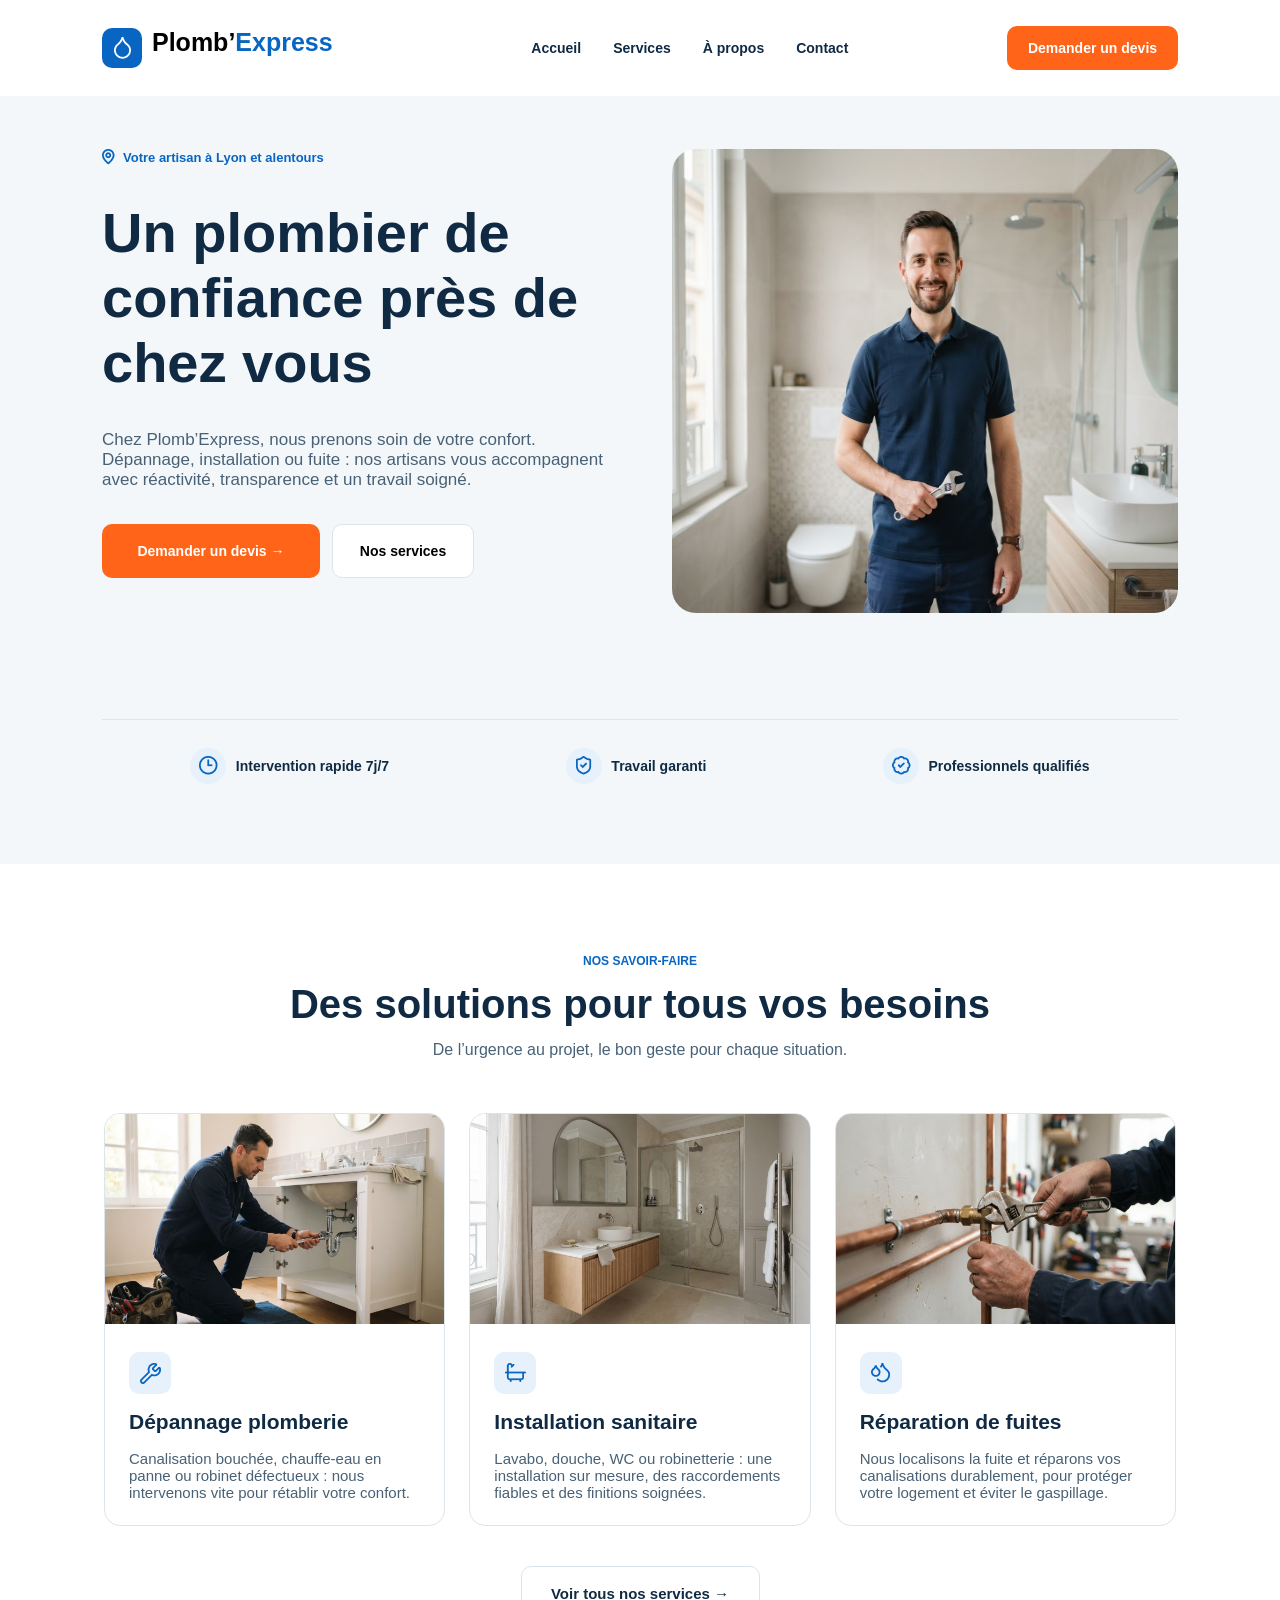
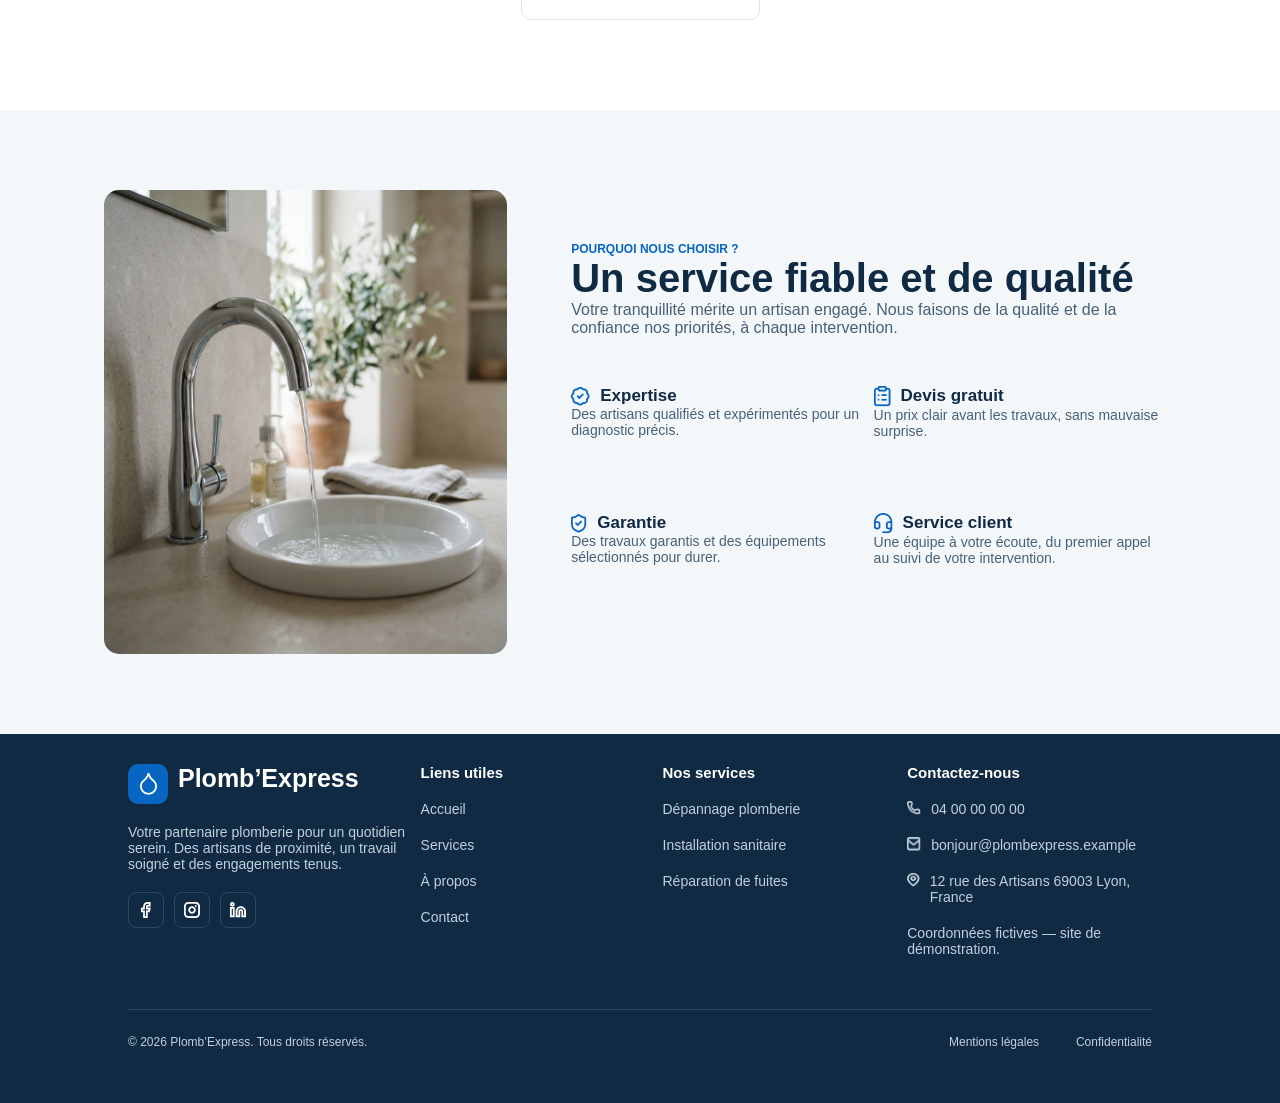
<file: index.html>
<!DOCTYPE html>
<html lang="fr">

<head>
    <title>Plomb Express</title>
    <meta name="viewport" content="width=device-width,initial-scale = 1.0">
    <link rel="stylesheet" href="./style/accueil/style.css">
    <link rel="stylesheet" href="./style/accueil/mobile.css">
</head>

<body>
    <header>
        <nav>
            <div class="logo">
                <div class="NavVector"><img src="./assests/images/Vector.png" alt="icon"></div>
                <p class="logoTitle">Plomb’<span>Express</span></p>
            </div>
            <div class="burger">
                <img src="./assests/images/burger.png" alt="icon" />
            </div>
            <ul>
                <li><a href="">Accueil</a></li>
                <li><a href="">Services</a></li>
                <li><a href="">À propos</a></li>
                <li><a href="">Contact</a></li>
            </ul>
            <div class="NavBtn"><a href="">Demander un devis</a></div>
        </nav>
        <section class="hero">
            <div class="HeroBox">
                <div class="HeroOchild">
                    <div class="location">
                        <img src="./assests/images/Vector1.png" alt="icon">
                        <p class="">Votre artisan à Lyon et alentours</p>
                    </div>
                    <h1>
                        Un plombier de confiance près de chez vous
                    </h1>
                    <p class="HeroText">Chez Plomb’Express, nous prenons soin de votre confort. Dépannage, installation
                        ou
                        fuite : nos
                        artisans vous accompagnent avec réactivité, transparence et un travail soigné.</p>
                    <div class="boxButtons">
                        <button type="button" class="HeroBtn">Demander un devis →</button>
                        <button type="button" class="HeroBtn2">Nos services</button>
                    </div>
                </div>
                <div class="HeroYchild">
                    <img src="./assests/images/7e2c79a2a7c49daba88808d9d7de457493a4a0a8.jpg" alt="plomber">
                </div>
            </div>
            <div class="HeroBox2">
                <div class="HeroBoxChild">
                    <div class="HeroInfo">
                        <img src="./assests/images/Vector2.png" alt="icon">
                    </div>
                    <p>Intervention rapide 7j/7</p>
                </div>
                <div class="HeroBoxChild">
                    <div class="HeroInfo">
                        <img src="./assests/images/Vector3.png" alt="icon">
                    </div>
                    <p>Travail garanti</p>
                </div>
                <div class="HeroBoxChild">
                    <div class="HeroInfo">
                        <img src="./assests/images/Vector4.png" alt="icon">
                    </div>
                    <p>Professionnels qualifiés</p>
                </div>
            </div>
        </section>
    </header>
    <main>
        <section class="services">
            <div class="ServTitles">
                <p class="first">NOS SAVOIR-FAIRE</p>
                <h2>Des solutions pour tous vos besoins</h2>
                <p class="second">De l’urgence au projet, le bon geste pour chaque situation.</p>
            </div>
            <div class="ServBlocks">
                <div class="ServBlocksChild">
                    <img src="./assests/images/208336356d0ea6be96190171f6d36874921186b4.jpg" alt="worker"
                        class="workerimg">
                    <div class="Bchild">
                        <div class="imgbox"><img src="./assests/images/Vector5.png"></div>
                        <p class="ServBlocks1">Dépannage plomberie</p>
                        <p class="ServBlocks2">Canalisation bouchée, chauffe-eau en panne ou robinet défectueux : nous
                            intervenons vite pour
                            rétablir votre confort.</p>
                    </div>
                </div>
                <div class="ServBlocksChild">
                    <img src="./assests/images/83fd47427aa6f7b48dfcc7c52285de6cb8e96c83.jpg" alt="worker"
                        class="workerimg">
                    <div class="Bchild">
                        <div class="imgbox"><img src="./assests/images/Vector6.png"></div>
                        <p class="ServBlocks1">Installation sanitaire</p>
                        <p class="ServBlocks2">Lavabo, douche, WC ou robinetterie : une installation sur mesure, des
                            raccordements fiables et des finitions soignées.</p>
                    </div>
                </div>
                <div class="ServBlocksChild">
                    <img src="./assests/images/484419bfb0743761cef20bf4534ca68ae18fc8a9.jpg" alt="worker"
                        class="workerimg">
                    <div class="Bchild">
                        <div class="imgbox"><img src="./assests/images/Vector7.png"></div>
                        <p class="ServBlocks1">Réparation de fuites</p>
                        <p class="ServBlocks2">Nous localisons la fuite et réparons vos canalisations durablement, pour
                            protéger votre logement et éviter le gaspillage.</p>
                    </div>
                </div>
            </div>
            <button type="button">Voir tous nos services &#x2192;</button>
        </section>
        <section class="whyus">
            <div class="mobile_text">
                <p class="first">POURQUOI NOUS CHOISIR ?</p>
                <h2>Un service fiable et de qualité</h2>
                <p class="second">Votre tranquillité mérite un artisan engagé. Nous faisons de la qualité et de la<br>
                    confiance
                    nos
                    priorités, à chaque intervention.</p>
            </div>
            <div class="W_img">
                <img src="./assests/images/f5d4f4d80e6d106d7fb8f7ddaa986b1cb927e9a5.jpg" alt="tap">
            </div>
            <div class="W_text">
                <div class="desk_text">
                    <p class="first">POURQUOI NOUS CHOISIR ?</p>
                    <h2>Un service fiable et de qualité</h2>
                    <p class="second">Votre tranquillité mérite un artisan engagé. Nous faisons de la qualité et de
                        la<br>
                        confiance
                        nos
                        priorités, à chaque intervention.</p>
                </div>
                <div class="container">
                    <div class="con_child">
                        <div class="con_box">
                            <img src="./assests/images/Vector4.png" alt="icon">
                            <p class="container_text1">Expertise</p>
                        </div>
                        <p class="container_text2">Des artisans qualifiés et expérimentés pour un<br>diagnostic précis.
                        </p>
                    </div>
                    <div class="con_child">
                        <div class="con_box">
                            <img src="./assests/images/Vector8.png" alt="icon">
                            <p class="container_text1">Devis gratuit</p>
                        </div>
                        <p class="container_text2">Un prix clair avant les travaux, sans mauvaise<br>surprise.</p>
                    </div>
                    <div class="con_child">
                        <div class="con_box">
                            <img src="./assests/images/Vector3.png" alt="icon">
                            <p class="container_text1">Garantie</p>
                        </div>
                        <p class="container_text2">Des travaux garantis et des équipements<br>sélectionnés pour durer.
                        </p>
                    </div>
                    <div class="con_child">
                        <div class="con_box">
                            <img src="./assests/images/Vector9.png" alt="icon">
                            <p class="container_text1">Service client</p>
                        </div>
                        <p class="container_text2">Une équipe à votre écoute, du premier appel<br>au suivi de votre
                            intervention.</p>
                    </div>
                </div>
            </div>
        </section>
    </main>
    <footer>
        <div class="footerChild">
            <div class="section1">
                <div class="logo">
                    <div class="NavVector"><img src="./assests/images/Vector.png" alt="icon"></div>
                    <p class="logoTitle" style="color: white;">Plomb’Express</p>
                </div>
                <p class="section1text">Votre partenaire plomberie pour un quotidien serein. Des artisans de proximité,
                    un travail soigné et
                    des engagements tenus.</p>
                <div class="holder">
                    <a href="" class="socialmedia"><img src="./assests/images/facebook.png" alt="facebook"></a>
                    <a href="" class="socialmedia"><img src="./assests/images/instagram.png" alt="instagram"></a>
                    <a href="" class="socialmedia"><img src="./assests/images/link.png" alt="linkdeen"></a>
                </div>
            </div>
            <div class="section2">
                <p style="font-weight: 700; font-size: 15px; color: #FFFFFF;">Liens utiles</p>
                <a href="">Accueil</a>
                <a href="">Services</a>
                <a href="">À propos</a>
                <a href="">Contact</a>
            </div>
            <div class="section3">
                <p style="font-weight: 700; font-size: 15px; color: #FFFFFF;">Nos services</p>
                <a href="">Dépannage plomberie</a>
                <a href="">Installation sanitaire</a>
                <a href="">Réparation de fuites</a>
            </div>
            <div class="section4">
                <p style="font-weight: 700; font-size: 15px; color: #FFFFFF;">Contactez-nous</p>
                <div style="display: flex; gap: 10px;">
                    <img src="./assests/images/phone.png" alt="icon" class="icon">
                    <a href="">04 00 00 00 00</a>
                </div>
                <div style="display: flex; gap: 10px;">
                    <img src="./assests/images/email.png" alt="icon" class="icon">
                    <a href="">bonjour@plombexpress.example</a>
                </div>
                <div style="display: flex; gap: 10px;">
                    <img src="./assests/images/location.png" alt="icon" class="icon">
                    <a href="">12 rue des Artisans
                        69003 Lyon, France</a>
                </div>
                <p style="font-weight: 400; font-size: 14px; color: #C2D0DD;">Coordonnées fictives — site de
                    démonstration.</p>
            </div>
        </div>
        <div class="LastDiv">
            <p>© 2026 Plomb’Express. Tous droits réservés.</p>
            <div>
                <p>Mentions légales</p>
                <p>Confidentialité</p>
            </div>
        </div>
    </footer>
</body>

</html>
</file>
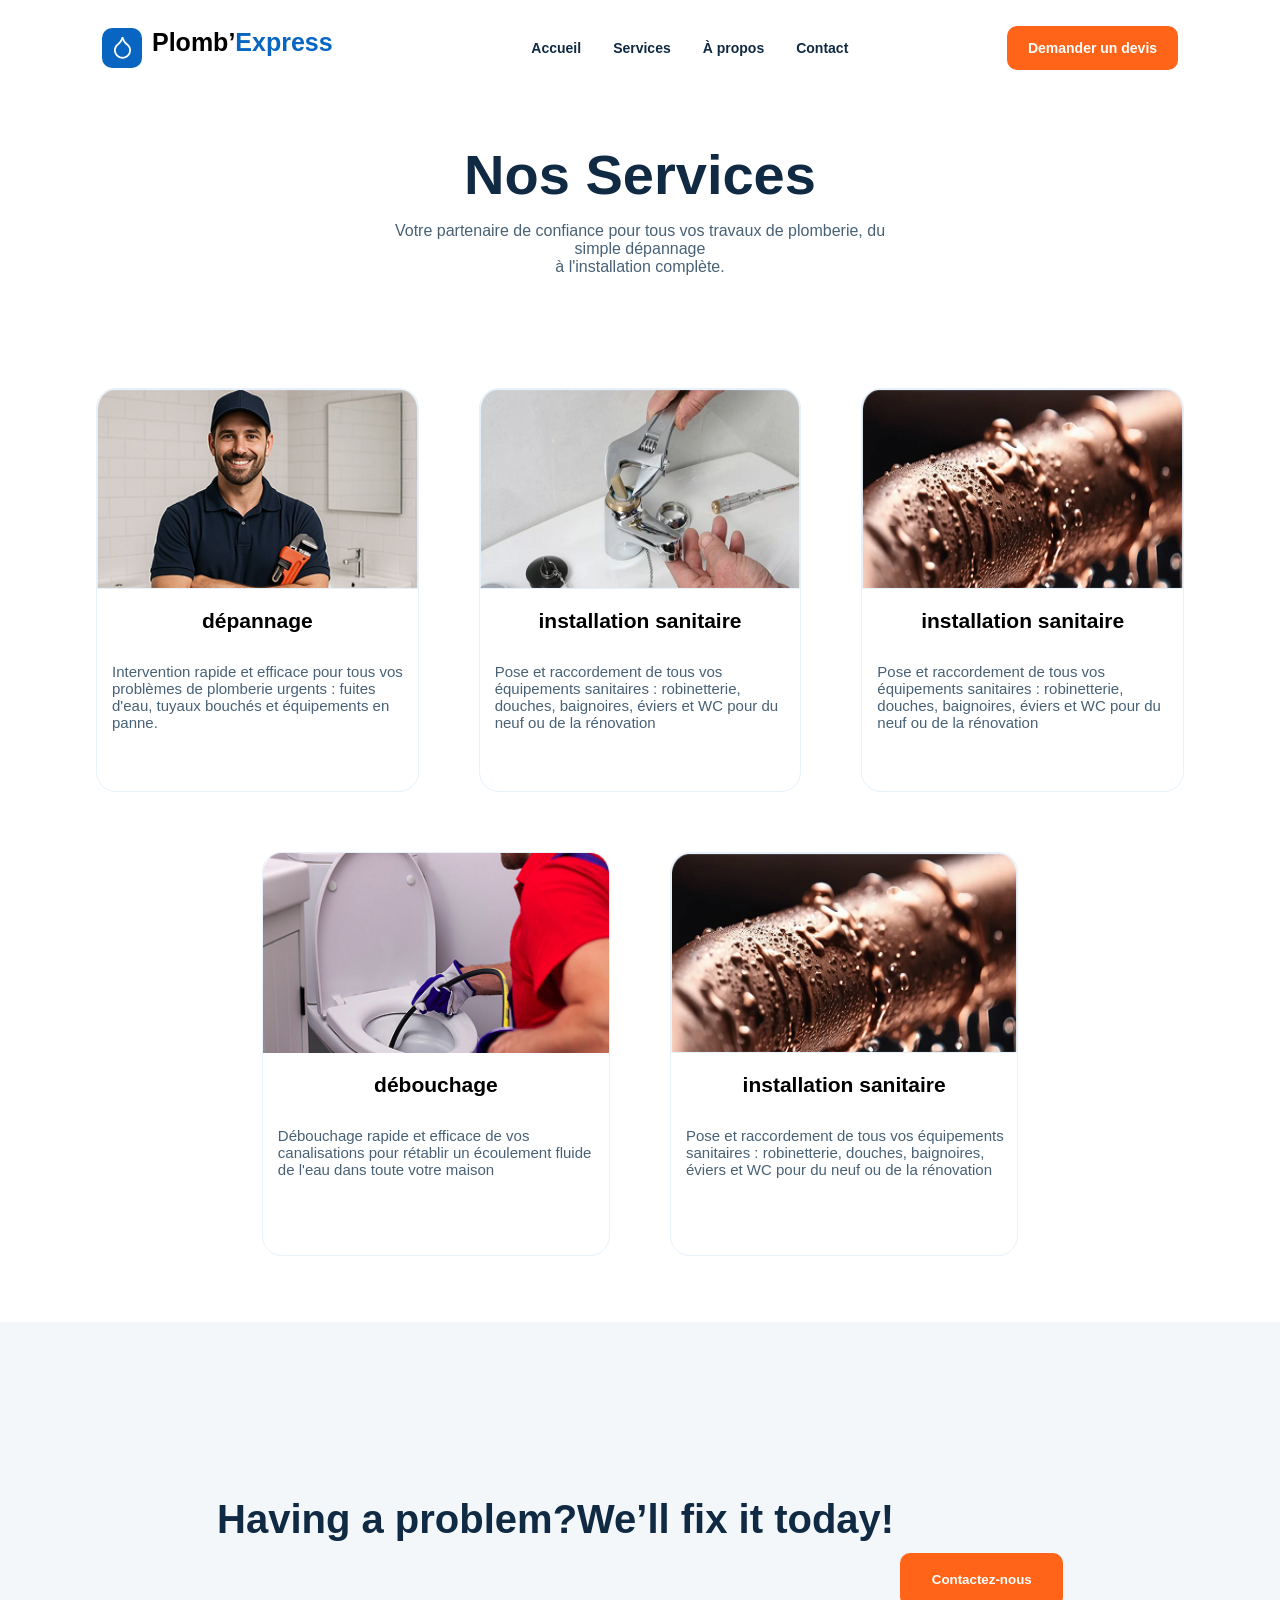
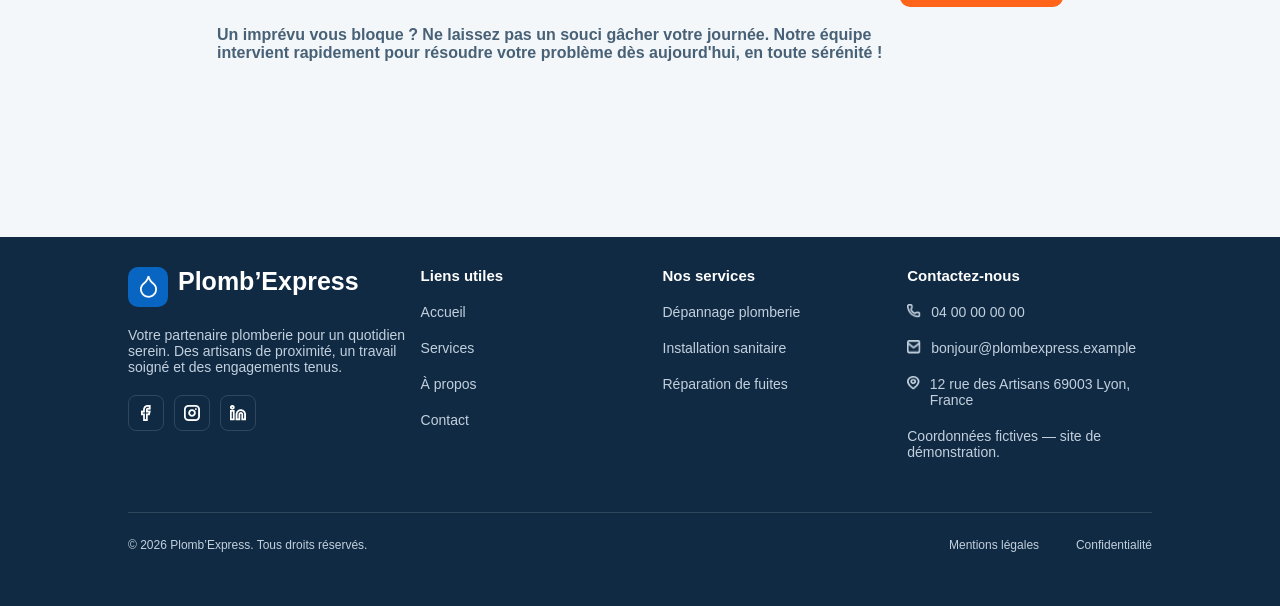
<file: services.html>
<!DOCTYPE html>
<html lang="fr">

<head>
    <title>service page</title>
    <link rel="stylesheet" href="/style/services/style.css">
    <link rel="stylesheet" href="/style/services/mobile.css">
    <meta name="viewport" content="width=device-width,initial-scale=1.0">
</head>

<body>
    <header>
        <nav>
            <div class="logo">
                <div class="NavVector"><img src="./assests/images/Vector.png" alt="icon"></div>
                <p class="logoTitle">Plomb’<span>Express</span></p>
            </div>
            <div class="burger">
                <img src="./assests/images/burger.png" alt="icon" />
            </div>
            <ul>
                <li><a href="">Accueil</a></li>
                <li><a href="">Services</a></li>
                <li><a href="">À propos</a></li>
                <li><a href="">Contact</a></li>
            </ul>
            <div class="NavBtn"><a href="">Demander un devis</a></div>
        </nav>
    </header>
    <main>
        <section class="title">
            <div>
                <h1>Nos Services</h1>
                <p class="text">Votre partenaire de confiance pour tous vos travaux de plomberie, du simple
                    dépannage<br>à
                    l'installation complète.</p>
            </div>
        </section>
        <section class="service">
            <div class="servicechild">
                <div class="box1">
                    <div class="child">
                        <img src="./assests/images/services/Plumber Wollert 1.png" alt="worker">
                        <div>
                            <p class="cardTitle">dépannage</p>
                            <p class="cardParagh">Intervention rapide et efficace pour tous vos problèmes de plomberie
                                urgents :
                                fuites d'eau, tuyaux bouchés et équipements en panne.</p>
                        </div>
                    </div>
                    <div class="child">
                        <img src="/assests/images/services/plomberie-1024x702 1.png" alt="fixing">
                        <div>
                            <p class="cardTitle">installation sanitaire</p>
                            <p class="cardParagh">Pose et raccordement de tous vos équipements sanitaires :
                                robinetterie,
                                douches, baignoires, éviers et WC pour du neuf ou de la rénovation</p>
                        </div>
                    </div>
                    <div class="child">
                        <img src="/assests/images/services/tuyau_cuivre_avec_fuite_4738290 1.png" alt="fixing">
                        <div>
                            <p class="cardTitle">installation sanitaire</p>
                            <p class="cardParagh">Pose et raccordement de tous vos équipements sanitaires :
                                robinetterie,
                                douches, baignoires, éviers et WC pour du neuf ou de la rénovation</p>
                        </div>
                    </div>
                </div>
                <div class="box2">
                    <div class="child">
                        <img src="/assests/images/services/debouchage-general-Accueil-Debouchage-de-drains 1.png"
                            alt="fixing">
                        <div>
                            <p class="cardTitle">débouchage</p>
                            <p class="cardParagh">Débouchage rapide et efficace de vos canalisations pour rétablir un
                                écoulement fluide de l'eau dans toute votre maison</p>
                        </div>
                    </div>
                    <div class="child">
                        <img src="/assests/images/services/tuyau_cuivre_avec_fuite_4738290 1.png" alt="fixing">
                        <div>
                            <p class="cardTitle">installation sanitaire</p>
                            <p class="cardParagh">Pose et raccordement de tous vos équipements sanitaires :
                                robinetterie,
                                douches, baignoires, éviers et WC pour du neuf ou de la rénovation</p>
                        </div>
                    </div>
                </div>
            </div>
        </section>
        <section class="contact">
            <div class="contchild">
                <div class="contactDiv">
                    <h2>Having a problem?We’ll fix it today!</h2>
                    <p>Un imprévu vous bloque ? Ne laissez pas un souci gâcher votre journée. Notre équipe
                        intervient
                        rapidement pour résoudre votre problème dès aujourd'hui, en toute sérénité !</p>
                </div>
                <button type="button">Contactez-nous</button>
            </div>
        </section>
    </main>
    <footer>
        <div class="footerChild">
            <div class="section1">
                <div class="logo">
                    <div class="NavVector"><img src="./assests/images/Vector.png" alt="icon"></div>
                    <p class="logoTitle" style="color: white;">Plomb’Express</p>
                </div>
                <p class="section1text">Votre partenaire plomberie pour un quotidien serein. Des artisans de proximité,
                    un travail soigné et
                    des engagements tenus.</p>
                <div class="holder">
                    <a href="" class="socialmedia"><img src="./assests/images/facebook.png" alt="facebook"></a>
                    <a href="" class="socialmedia"><img src="./assests/images/instagram.png" alt="instagram"></a>
                    <a href="" class="socialmedia"><img src="./assests/images/link.png" alt="linkdeen"></a>
                </div>
            </div>
            <div class="section2">
                <p style="font-weight: 700; font-size: 15px; color: #FFFFFF;">Liens utiles</p>
                <a href="">Accueil</a>
                <a href="">Services</a>
                <a href="">À propos</a>
                <a href="">Contact</a>
            </div>
            <div class="section3">
                <p style="font-weight: 700; font-size: 15px; color: #FFFFFF;">Nos services</p>
                <a href="">Dépannage plomberie</a>
                <a href="">Installation sanitaire</a>
                <a href="">Réparation de fuites</a>
            </div>
            <div class="section4">
                <p style="font-weight: 700; font-size: 15px; color: #FFFFFF;">Contactez-nous</p>
                <div style="display: flex; gap: 10px;">
                    <img src="./assests/images/phone.png" alt="icon" class="icon">
                    <a href="">04 00 00 00 00</a>
                </div>
                <div style="display: flex; gap: 10px;">
                    <img src="./assests/images/email.png" alt="icon" class="icon">
                    <a href="">bonjour@plombexpress.example</a>
                </div>
                <div style="display: flex; gap: 10px;">
                    <img src="./assests/images/location.png" alt="icon" class="icon">
                    <a href="">12 rue des Artisans
                        69003 Lyon, France</a>
                </div>
                <p style="font-weight: 400; font-size: 14px; color: #C2D0DD;">Coordonnées fictives — site de
                    démonstration.</p>
            </div>
        </div>
        <div class="LastDiv">
            <p>© 2026 Plomb’Express. Tous droits réservés.</p>
            <div>
                <p>Mentions légales</p>
                <p>Confidentialité</p>
            </div>
        </div>
    </footer>
</body>

</html>
</file>
<file: style/accueil/style.css>
* {
    margin: 0;
    box-sizing: border-box;
    font-family: "Inter", sans-serif;
    list-style: none;
}

nav {
    width: 100%;
    height: 96px;
    display: flex;
    align-items: center;
    justify-content: space-between;
    padding: 0px 102px;
}

.logo {
    display: flex;
    column-gap: 10px;
}

.NavVector {
    width: 40px;
    height: 40px;
    background: #0866C2;
    border-radius: 10px;
    display: flex;
    justify-content: center;
    align-items: center;
}

.logoTitle {
    font-weight: 700;
    font-size: 25px;

}

.logoTitle span {
    color: #0866C2;
}
.burger{
    display: none;
}

ul {
    display: flex;
    column-gap: 32px;
}

a {
    text-decoration: none;
    font-weight: 600;
    font-size: 14px;
    color: #102A43;
}

a:hover {
    color: #0866C2;
}

li {
    width: max-content;
    position: relative;
}

li::after {
    content: "";
    width: 100%;
    height: 2px;
    background-color: #0866C2;
    position: absolute;
    bottom: -5px;
    left: 0;
    transform: scale(0);
    transition: 0.3s ease-in-out;
}

li:hover::after {
    transform: scale(1);
}

.NavBtn {
    width: 171px;
    height: 44px;
    background-color: #FF6418;
    border-radius: 10px;
    display: flex;
    align-items: center;
    justify-content: center;
}
.NavBtn a{
    font-weight: 600;
    font-size: 14px;
    color: #FFFFFF;
}

/**hero section***/
.hero {
    width: 100%;
    height: 768px;
    background-color: #F3F7FA;
    padding: 0px 102px;
    display: grid;
    align-items: center;
}

.HeroBox {
    width: 100%;
    height: 464px;
    display: flex;
    align-items: center;
    column-gap: 64px;
}

.HeroYchild,
.HeroOchild {
    width: 50%;
    height: 464px;
}

.HeroOchild {
    display: grid;
}

.location {
    width: max-content;
    height: fit-content;
    display: flex;
    column-gap: 8px;
    align-items: center;
}

.location p {
    font-weight: 600;
    font-size: 13px;
    color: #0866C2;
}

h1 {
    font-weight: 700;
    font-size: 56px;
    color: #102A43;
}

.HeroText {
    font-weight: 400;
    font-size: 17px;
    color: #486176;
}

.boxButtons {
    display: flex;
    column-gap: 12px;
}

.HeroBtn {
    font-weight: 600;
    font-size: 14px;
    color: #FFFFFF;
    width: 218px;
    height: 54px;
    background-color: #FF6418;
    border-radius: 10px;
    cursor: pointer;
    border: none;
}

.HeroBtn2 {
    font-weight: 600;
    font-size: 14px;
    color: black;
    width: 142px;
    height: 54px;
    background-color: white;
    border-radius: 10px;
    cursor: pointer;
    border: solid 1px #DCE5EC;
}

.HeroYchild img {
    width: 100%;
    height: 100%;
    border-radius: 24px;
}

.HeroBox2 {
    width: 100%;
    height: 92px;
    display: flex;
    justify-content: space-around;
    align-items: center;
    border-top: solid 1px #DCE5EC;
}

.HeroBoxChild {
    display: flex;
    align-items: center;
    gap: 9.5px;
}

.HeroInfo {
    width: 36px;
    height: 36px;
    background-color: #E7F1FB;
    display: flex;
    align-items: center;
    justify-content: center;
    border-radius: 50%;
}

.HeroBox2 p {
    font-weight: 600;
    font-size: 14px;
    color: #102A43;
}

/******main****/
/*services*/
.services {
    width: 100%;
    height: 846px;
    display: flex;
    flex-direction: column;
    align-items: center;
    justify-content: center;
    row-gap: 40px;
    padding: 0px 104px;
}

.ServTitles {
    width: max-content;
    height: 119px;
    display: flex;
    flex-direction: column;
    align-items: center;
    row-gap: 14px;
}

.first {
    font-weight: 700;
    font-size: 12px;
    color: #0866C2;
}

h2 {
    font-weight: 700;
    font-size: 40px;
    color: #102A43;
}

.second {
    font-weight: 400;
    font-size: 16px;
    color: #486176;
}

.ServBlocks {
    display: flex;
    gap: 24px;
}

.ServBlocksChild {
    border: solid 1px #DCE5EC;
    border-radius: 16px;
    width: calc(100% / 3);
}

.workerimg {
    width: 100%;
    height: 210px;
    border-top-left-radius: 15px;
    border-top-right-radius: 15px;
}

.Bchild {
    display: flex;
    flex-direction: column;
    row-gap: 16px;
    padding: 24px;
}

.imgbox {
    width: 42px;
    height: 42px;
    background-color: #E7F1FB;
    border-radius: 10px;
    display: flex;
    justify-content: center;
    align-items: center;
}

.ServBlocks1 {
    font-weight: 700;
    font-size: 21px;
    color: #102A43;
}

.ServBlocks2 {
    font-weight: 400;
    font-size: 15px;
    color: #486176;
}

.services button {
    font-weight: 600;
    font-size: 15px;
    color: #102A43;
    border: solid 1px #DCE5EC;
    background-color: white;
    width: 239px;
    height: 54px;
    border-radius: 10px;
}

/*****whyus*****/
.whyus {
    width: 100%;
    height: 624px;
    background-color: #F3F7FA;
    display: flex;
    align-items: center;
    justify-content: space-between;
    column-gap: 64px;
    padding: 0px 104px;
}
.mobile_text{
    display: none;
}
.W_img {
    width: 40%;
    height: 464px;
}

.W_img img {
    width: 100%;
    height: 100%;
    border-radius: 15px;
}

.W_text {
    width: 60%;
    height: 361px;
    display: flex;
    flex-direction: column;
    gap: 12px;

}

.container {
    width: 100%;
    height: 100%;
    display: grid;
    grid-template-columns: repeat(2, 1fr);
    justify-content: center;
    align-items: center;
}

.container_text1 {
    font-weight: 700;
    font-size: 17px;
    color: #102A43;
}

.container_text2 {
    font-weight: 400;
    font-size: 14px;
    color: #486176;
}

.con_box {
    display: flex;
    align-items: center;
    column-gap: 10px;
}

/*****footer**********/

footer {
    width: 100%;
    height: 369px;
    background-color: #102A43;
    display: flex;
    flex-direction: column;
    align-items: center;
    justify-content: center;
    gap: 60px;
}

.footerChild {
    display: flex;
    width: 80%;
    height: max-content;
    justify-content: space-between;
}

.section1 {
    width: 310px;
    height: 185px;
    display: flex;
    flex-direction: column;
    row-gap: 20px;
}

.section1text {
    font-weight: 400;
    font-size: 14px;
    color: #C2D0DD;
}

.holder {
    display: flex;
    column-gap: 10px;

}

.socialmedia {
    width: 36px;
    height: 36px;
    border: solid 1px #30485E;
    border-radius: 8px;
    display: flex;
    align-items: center;
    justify-content: center;
}

.section2 {
    width: 256.33px;
    height: 158px;
}

.section3 {
    width: 259.33px;
    height: 125px;
}

.section4 {
    width: 259.33px;
    height: 181px;
}

.section1,
.section2,
.section3,
.section4 {
    display: flex;
    flex-direction: column;
    gap: 20px;
}

.section2 a,
.section3 a,
.section4 a {
    font-weight: 400;
    font-size: 14px;
    color: #C2D0DD;
}
.section2 a:hover,
.section3 a:hover,
.section4 a:hover {
    color: white;
}

.icon {
    width: 14px;
    height: 14px;
}

.LastDiv {
    width: 80%;
    height: max-content;
    display: flex;
    justify-content: space-between;
    padding: 25px 0px;
    border-top: solid 1px #30485E;
}

.LastDiv div {
    width: 203px;
    display: flex;
    justify-content: space-between;
}

.LastDiv p {
    font-weight: 400;
    font-size: 12px;
    color: #C2D0DD;
}
</file>
<file: style/accueil/mobile.css>
@media (max-width:375px) {
    nav {
        height: 128px;
        padding: 0px 20px;
        flex-wrap: wrap;
    }

    ul {
        display: none;
    }

    .burger {
        display: block;
    }

    .NavBtn {
        width: 100%;
    }

    .hero {
        display: flex;
        flex-direction: column;
        justify-content: center;
        row-gap: 15px;
        height: 1095px;
        padding: 0px 20px;
    }

    .HeroBox {
        height: max-content;
        column-gap: 0px;
        gap: 24px;
        flex-direction: column;
        align-items: start;
    }

    .HeroOchild {
        width: 100%;
        height:auto;
        display: inline-block;
    }

    .HeroYchild {
        width: 100%;
        height: 320px;
    }
    .HeroYchild img{
        object-fit:cover;
    }
    h1 {
        font-size: 38px;
    }

    .boxButtons {
        flex-direction: column;
        column-gap: 0px;
        row-gap: 12px;
    }

    .HeroBtn,
    .HeroBtn2 {
        width: 100%;
    }
    .HeroBox2{
        flex-direction: column;
        align-items: start;
        height: 168px;
        row-gap: 27px;
    }
    /**services**/
    .services{
        height: 1795px;
        padding: 0px 20px;
    }
    .ServTitles{
        width: 335px;
        height: max-content;
    }
    h2{
        font-size: 32px;
    }
    .ServBlocks{
        flex-direction: column;}
    .ServBlocksChild{
        width: 100%;
    }
    /**whyus**/
    .whyus{
        display: grid;
        padding: 0px 20px;
        height: 1039px;
    }
    .mobile_text{
        display: grid;
        gap: 14px;
    }
    .desk_text{
        display: none;
    }
    .W_img{
        width: 100%;
        height: 280px;
    }
    .W_text{
        width: 100%;
        
    }
    .container{
        grid-template-columns: auto;
        row-gap: 10px;
    }
    /**footer**/
    footer{
        height: 943px;
    }
    .footerChild{
        flex-direction: column;
        row-gap: 36px;
    }
    .LastDiv{
        flex-direction: column;
        gap: 16px;
    }
}
</file>
<file: style/services/style.css>
* {
    margin: 0;
    box-sizing: border-box;
    font-family: "Inter", sans-serif;
    list-style: none;
}

nav {
    width: 100%;
    height: 96px;
    display: flex;
    align-items: center;
    justify-content: space-between;
    padding: 0px 102px;
}

.logo {
    display: flex;
    column-gap: 10px;
}

.NavVector {
    width: 40px;
    height: 40px;
    background: #0866C2;
    border-radius: 10px;
    display: flex;
    justify-content: center;
    align-items: center;
}

.logoTitle {
    font-weight: 700;
    font-size: 25px;

}

.logoTitle span {
    color: #0866C2;
}

.burger {
    display: none;
}

ul {
    display: flex;
    column-gap: 32px;
}

a {
    text-decoration: none;
    font-weight: 600;
    font-size: 14px;
    color: #102A43;
}

a:hover {
    color: #0866C2;
}

li {
    width: max-content;
    position: relative;
}

li::after {
    content: "";
    width: 100%;
    height: 2px;
    background-color: #0866C2;
    position: absolute;
    bottom: -5px;
    left: 0;
    transform: scale(0);
    transition: 0.3s ease-in-out;
}

li:hover::after {
    transform: scale(1);
}

.NavBtn {
    width: 171px;
    height: 44px;
    background-color: #FF6418;
    border-radius: 10px;
    display: flex;
    align-items: center;
    justify-content: center;
}

.NavBtn a {
    font-weight: 600;
    font-size: 14px;
    color: #FFFFFF;
}

/*main*/
.title{
    width: 100%;
    height: 100%;
    display: flex;
    justify-content: center;
    align-items: center;
}
.title div{
    width: 42vw;
    height: 226px;
    display: flex;
    justify-content: center;
    align-items: center;
    flex-direction: column;
    gap: 15px;
}

h1 {
    font-weight: 800;
    font-size: 3.5rem;
    color: #102A43;
    text-align: center;
}

.text {
    font-weight: 400;
    font-size: 1rem;
    color: #486176;
    text-align: center;
}

/*services*/
.service {
    width: 100%;
    height: 1000px;
    display: flex;
    flex-direction: column;
    align-items: center;
    justify-content: center;
}

.servicechild {
    width: 85%;
    display: flex;
    flex-direction: column;
    gap: 60px;
}

.box1 {
    width: 100%;
    display: flex;
    gap: 60px;
}

.child {
    width: 32%;
    height: 403.55px;
    border: solid 1px #E7F1FB;
    border-radius: 20px;
    display: flex;
    flex-direction: column;
    align-items: center;
}

.child div {
    width: 100%;
    display: flex;
    flex-direction: column;
    align-items: center;
    justify-content: center;
    gap: 30px;
    margin: 20px;
}

.child img {
    width: 100%;
    height: 200px;
    align-self: self-start;
}

.cardTitle {
    color: black;
    font-size: 21px;
    font-weight: 800;

}

.cardParagh {
    color: #486176;
    font-size: 15px;
    font-weight: 500;
    padding-left: 15px;
}

.box2 {
    display: flex;
    justify-content: center;
    gap: 60px;
}
/*contact*/
.contact{
    width: 100%;
    height: 515px;
    background-color: #F3F7FA;
    display: flex;
    justify-content: center;
    align-items: center;
}
.contchild{
    display: flex;
    align-items: center;
    justify-content: space-between;
    width: 100%;
    height: max-content;
    padding: 0px 217px;
}
.contactDiv{
    width: 790px;
    display: flex;
    flex-direction: column;
    gap: 84px;
}
.contactDiv h2{
    font-size: 40px;
    font-weight: 800;
    color: #102A43;
}
.contactDiv p{
    font-size: 16px;
    font-weight: 800;
    color: #486176;
}
.contact button{
    font-weight: 700;
    color: white;
    width: 186px;
    height: 54px;
    border-radius: 10px;
    background-color: #FF6418;
    border: none;
    cursor: pointer;
}

/*****footer**********/

footer {
    width: 100%;
    height: 369px;
    background-color: #102A43;
    display: flex;
    flex-direction: column;
    align-items: center;
    justify-content: center;
    gap: 60px;
}

.footerChild {
    display: flex;
    width: 80%;
    height: max-content;
    justify-content: space-between;
}

.section1 {
    width: 310px;
    height: 185px;
    display: flex;
    flex-direction: column;
    row-gap: 20px;
}

.section1text {
    font-weight: 400;
    font-size: 14px;
    color: #C2D0DD;
}

.holder {
    display: flex;
    column-gap: 10px;

}

.socialmedia {
    width: 36px;
    height: 36px;
    border: solid 1px #30485E;
    border-radius: 8px;
    display: flex;
    align-items: center;
    justify-content: center;
}

.section2 {
    width: 256.33px;
    height: 158px;
}

.section3 {
    width: 259.33px;
    height: 125px;
}

.section4 {
    width: 259.33px;
    height: 181px;
}

.section1,
.section2,
.section3,
.section4 {
    display: flex;
    flex-direction: column;
    gap: 20px;
}

.section2 a,
.section3 a,
.section4 a {
    font-weight: 400;
    font-size: 14px;
    color: #C2D0DD;
}
.section2 a:hover,
.section3 a:hover,
.section4 a:hover {
    color: white;
}

.icon {
    width: 14px;
    height: 14px;
}

.LastDiv {
    width: 80%;
    height: max-content;
    display: flex;
    justify-content: space-between;
    padding: 25px 0px;
    border-top: solid 1px #30485E;
}

.LastDiv div {
    width: 203px;
    display: flex;
    justify-content: space-between;
}

.LastDiv p {
    font-weight: 400;
    font-size: 12px;
    color: #C2D0DD;
}
</file>
<file: style/services/mobile.css>
@media (max-width:375px) {
    nav {
        height: 128px;
        padding: 0px 20px;
        flex-wrap: wrap;
    }

    ul {
        display: none;
    }

    .burger {
        display: block;
    }

    .NavBtn {
        width: 100%;
    }

    /*main*/
    .title div {
        width: 90vw;
    }

    h1 {
        font-size: 2.3rem;
    }

    .box1,
    .box2 {
        flex-direction: column;
    }

    .child {
        width: 100%;
    }

    .service {
        height: max-content;
    }

    .contact {
        flex-direction: column;
        padding: 0px 20px;
    }

    .contchild {
        padding: 0px;
        flex-direction: column;
        gap: 20px;
    }
    .contactDiv{
        width: auto;
        gap: 20px;
    }

    .contactDiv h2 {
        font-size: 34px;
    }

    /**footer**/
    footer {
        height: 943px;
    }

    .footerChild {
        flex-direction: column;
        row-gap: 36px;
    }

    .LastDiv {
        flex-direction: column;
        gap: 16px;
    }
}
</file>
